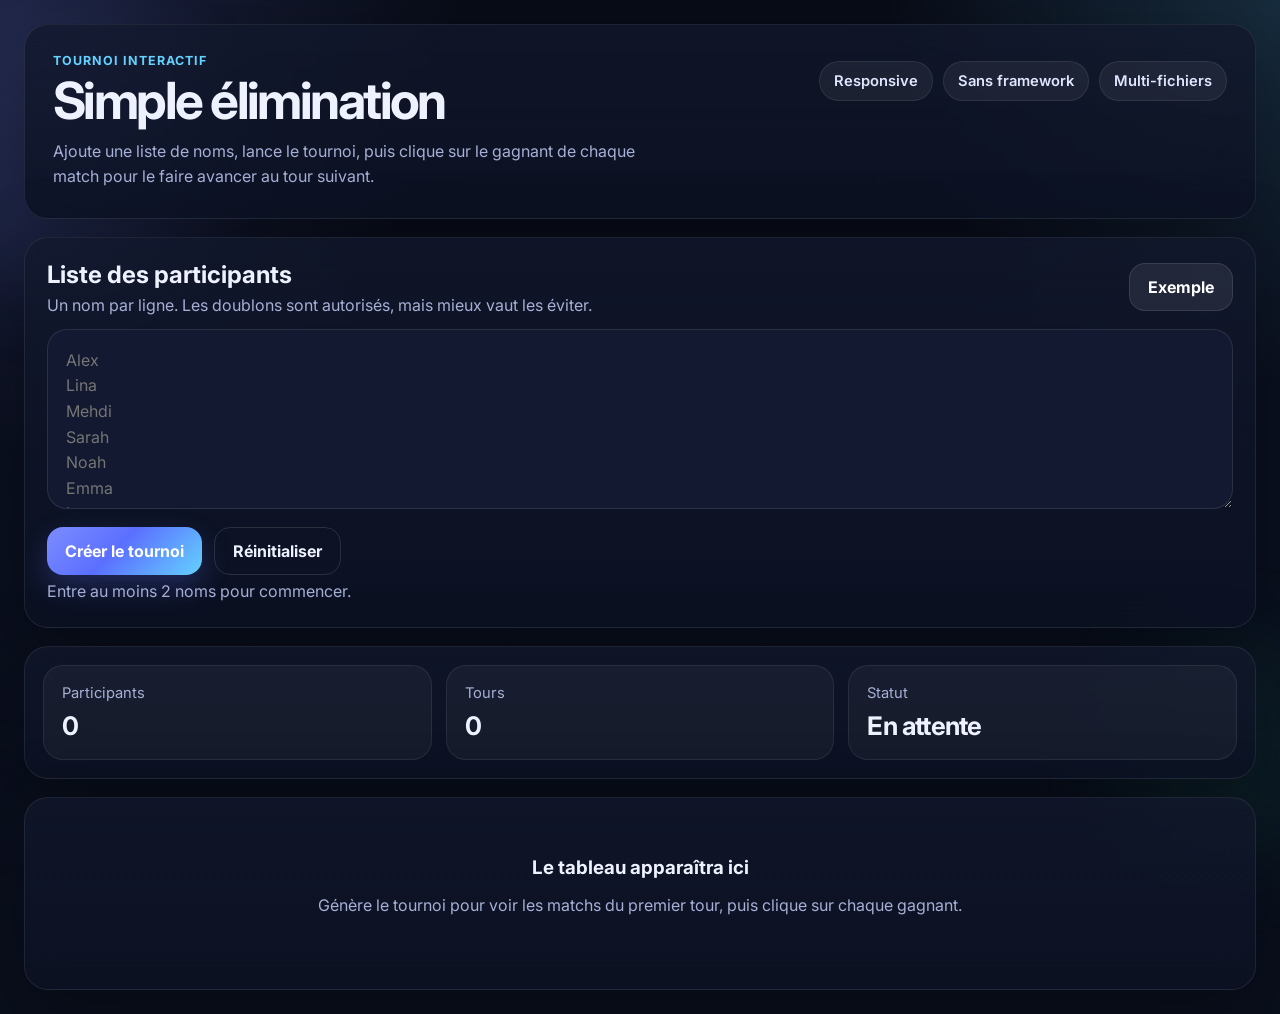
<file: index.html>
<!DOCTYPE html>
<html lang="fr">
<head>
  <meta charset="UTF-8" />
  <meta name="viewport" content="width=device-width, initial-scale=1.0" />
  <title>Tournoi - Simple Élimination</title>
  <link rel="preconnect" href="https://fonts.googleapis.com">
  <link rel="preconnect" href="https://fonts.gstatic.com" crossorigin>
  <link href="https://fonts.googleapis.com/css2?family=Inter:wght@400;500;600;700;800&display=swap" rel="stylesheet">
  <link rel="stylesheet" href="styles.css" />
</head>
<body>
  <div class="bg-glow bg-glow-1"></div>
  <div class="bg-glow bg-glow-2"></div>

  <main class="app-shell">
    <section class="hero card">
      <div>
        <p class="eyebrow">Tournoi interactif</p>
        <h1>Simple élimination</h1>
        <p class="subtitle">
          Ajoute une liste de noms, lance le tournoi, puis clique sur le gagnant de chaque match pour le faire avancer au tour suivant.
        </p>
      </div>
      <div class="hero-badges">
        <span class="badge">Responsive</span>
        <span class="badge">Sans framework</span>
        <span class="badge">Multi-fichiers</span>
      </div>
    </section>

    <section class="controls card">
      <div class="controls-head">
        <div>
          <h2>Liste des participants</h2>
          <p>Un nom par ligne. Les doublons sont autorisés, mais mieux vaut les éviter.</p>
        </div>
        <button id="exampleBtn" class="btn btn-secondary" type="button">Exemple</button>
      </div>

      <textarea id="namesInput" spellcheck="false" placeholder="Alex&#10;Lina&#10;Mehdi&#10;Sarah&#10;Noah&#10;Emma&#10;Lucas&#10;Inès"></textarea>

      <div class="controls-actions">
        <button id="generateBtn" class="btn btn-primary" type="button">Créer le tournoi</button>
        <button id="resetBtn" class="btn btn-ghost" type="button">Réinitialiser</button>
      </div>

      <p id="message" class="message">Entre au moins 2 noms pour commencer.</p>
    </section>

    <section class="summary card">
      <div class="summary-item">
        <span class="summary-label">Participants</span>
        <strong id="participantsCount">0</strong>
      </div>
      <div class="summary-item">
        <span class="summary-label">Tours</span>
        <strong id="roundsCount">0</strong>
      </div>
      <div class="summary-item">
        <span class="summary-label">Statut</span>
        <strong id="statusText">En attente</strong>
      </div>
    </section>

    <section id="bracketWrap" class="bracket-wrap card">
      <div class="empty-state">
        <h3>Le tableau apparaîtra ici</h3>
        <p>Génère le tournoi pour voir les matchs du premier tour, puis clique sur chaque gagnant.</p>
      </div>
    </section>
  </main>

  <script src="app.js"></script>
</body>
</html>
</file>
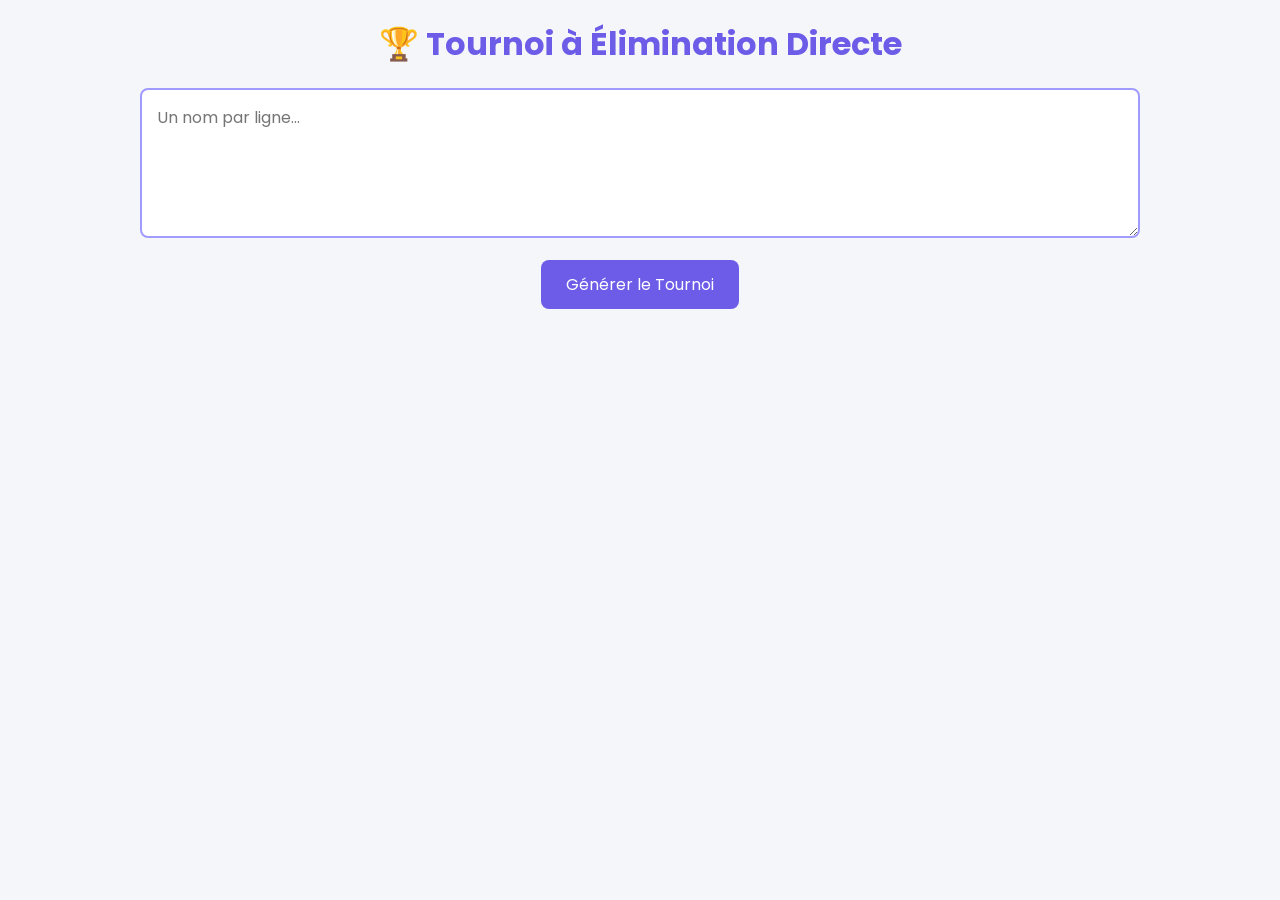
<file: Mistral/index.html>
<!DOCTYPE html>
<html lang="fr">
<head>
    <meta charset="UTF-8">
    <meta name="viewport" content="width=device-width, initial-scale=1.0">
    <title>Tournoi à Élimination Directe</title>
    <link rel="stylesheet" href="style.css">
    <link href="https://fonts.googleapis.com/css2?family=Poppins:wght@300;400;600&display=swap" rel="stylesheet">
</head>
<body>
    <div class="container">
        <h1>🏆 Tournoi à Élimination Directe</h1>

        <div class="input-section">
            <textarea id="player-input" placeholder="Un nom par ligne..."></textarea>
            <button id="generate-btn">Générer le Tournoi</button>
        </div>

        <div id="tournament-bracket" class="bracket-container"></div>
    </div>

    <script src="script.js"></script>
</body>
</html>
</file>
<file: styles.css>
* {
  box-sizing: border-box;
}

:root {
  --bg: #0b1020;
  --panel: rgba(18, 24, 44, 0.78);
  --panel-strong: rgba(20, 27, 50, 0.92);
  --stroke: rgba(255, 255, 255, 0.08);
  --text: #eef2ff;
  --muted: #a6b0d6;
  --primary: #7c8cff;
  --primary-2: #64d2ff;
  --success: #29d391;
  --danger: #ff6b8b;
  --shadow: 0 24px 80px rgba(0, 0, 0, 0.35);
  --radius: 24px;
}

html, body {
  margin: 0;
  min-height: 100%;
  font-family: "Inter", system-ui, -apple-system, BlinkMacSystemFont, "Segoe UI", sans-serif;
  background:
    radial-gradient(circle at top left, rgba(124, 140, 255, 0.18), transparent 28%),
    radial-gradient(circle at top right, rgba(100, 210, 255, 0.16), transparent 24%),
    linear-gradient(180deg, #080c18 0%, #0b1020 42%, #0a0f1d 100%);
  color: var(--text);
}

body {
  padding: 24px;
}

.bg-glow {
  position: fixed;
  inset: auto;
  border-radius: 999px;
  filter: blur(50px);
  opacity: 0.45;
  pointer-events: none;
  z-index: 0;
}

.bg-glow-1 {
  width: 280px;
  height: 280px;
  background: rgba(124, 140, 255, 0.28);
  top: 10px;
  left: -80px;
}

.bg-glow-2 {
  width: 240px;
  height: 240px;
  background: rgba(41, 211, 145, 0.16);
  right: -70px;
  bottom: 30px;
}

.app-shell {
  position: relative;
  z-index: 1;
  max-width: 1320px;
  margin: 0 auto;
  display: grid;
  gap: 18px;
}

.card {
  background: linear-gradient(180deg, var(--panel) 0%, rgba(12, 18, 35, 0.88) 100%);
  border: 1px solid var(--stroke);
  border-radius: var(--radius);
  box-shadow: var(--shadow);
  backdrop-filter: blur(18px);
}

.hero {
  display: flex;
  align-items: flex-start;
  justify-content: space-between;
  gap: 18px;
  padding: 28px;
}

.eyebrow {
  margin: 0 0 8px;
  color: var(--primary-2);
  font-weight: 700;
  letter-spacing: 0.08em;
  text-transform: uppercase;
  font-size: 0.78rem;
}

h1 {
  margin: 0;
  font-size: clamp(2rem, 4vw, 3.8rem);
  line-height: 0.95;
  letter-spacing: -0.05em;
}

.subtitle {
  margin: 14px 0 0;
  color: var(--muted);
  max-width: 60ch;
  line-height: 1.6;
}

.hero-badges {
  display: flex;
  flex-wrap: wrap;
  justify-content: flex-end;
  gap: 10px;
  padding-top: 8px;
}

.badge {
  padding: 10px 14px;
  border-radius: 999px;
  background: rgba(255, 255, 255, 0.06);
  border: 1px solid rgba(255, 255, 255, 0.08);
  color: #dfe6ff;
  font-weight: 600;
  font-size: 0.92rem;
}

.controls {
  padding: 22px;
}

.controls-head {
  display: flex;
  align-items: center;
  justify-content: space-between;
  gap: 16px;
  margin-bottom: 14px;
}

.controls h2,
.summary-label,
.bracket-title {
  margin: 0;
}

.controls p {
  margin: 6px 0 0;
  color: var(--muted);
}

textarea {
  width: 100%;
  min-height: 180px;
  resize: vertical;
  border-radius: 20px;
  border: 1px solid rgba(255, 255, 255, 0.1);
  background: var(--panel-strong);
  color: var(--text);
  padding: 18px;
  font: inherit;
  line-height: 1.6;
  outline: none;
  transition: border-color 0.2s ease, transform 0.2s ease;
}

textarea:focus {
  border-color: rgba(124, 140, 255, 0.65);
  transform: translateY(-1px);
}

.controls-actions {
  display: flex;
  flex-wrap: wrap;
  gap: 12px;
  margin-top: 14px;
}

.btn {
  border: 0;
  border-radius: 16px;
  padding: 13px 18px;
  font: inherit;
  font-weight: 700;
  cursor: pointer;
  transition: transform 0.15s ease, box-shadow 0.15s ease, opacity 0.15s ease;
}

.btn:hover {
  transform: translateY(-1px);
}

.btn:active {
  transform: translateY(0);
}

.btn-primary {
  color: white;
  background: linear-gradient(135deg, var(--primary) 0%, #5b6fff 45%, var(--primary-2) 100%);
  box-shadow: 0 12px 28px rgba(92, 112, 255, 0.25);
}

.btn-secondary {
  color: white;
  background: rgba(255, 255, 255, 0.08);
  border: 1px solid rgba(255, 255, 255, 0.1);
}

.btn-ghost {
  color: var(--text);
  background: transparent;
  border: 1px solid rgba(255, 255, 255, 0.12);
}

.message {
  margin: 14px 0 0;
  color: var(--muted);
  min-height: 1.5em;
}

.summary {
  display: grid;
  grid-template-columns: repeat(3, 1fr);
  gap: 14px;
  padding: 18px;
}

.summary-item {
  padding: 18px;
  border-radius: 20px;
  background: rgba(255, 255, 255, 0.04);
  border: 1px solid rgba(255, 255, 255, 0.08);
}

.summary-label {
  display: block;
  color: var(--muted);
  font-size: 0.92rem;
  margin-bottom: 8px;
}

.summary-item strong {
  font-size: 1.6rem;
  letter-spacing: -0.03em;
}

.bracket-wrap {
  padding: 22px;
  overflow-x: auto;
}

.empty-state {
  padding: 36px 12px;
  text-align: center;
  color: var(--muted);
}

.empty-state h3 {
  margin: 0 0 8px;
  color: var(--text);
}

.bracket {
  display: grid;
  gap: 16px;
  min-width: max-content;
}

.rounds {
  display: grid;
  grid-auto-flow: column;
  align-items: start;
  gap: 18px;
}

.round {
  min-width: 260px;
}

.round-title {
  display: flex;
  align-items: center;
  justify-content: space-between;
  gap: 12px;
  margin-bottom: 12px;
}

.round-title h3 {
  margin: 0;
  font-size: 1rem;
}

.round-title span {
  color: var(--muted);
  font-size: 0.92rem;
}

.matches {
  display: grid;
  gap: 14px;
}

.match {
  position: relative;
  border-radius: 22px;
  background: rgba(255, 255, 255, 0.045);
  border: 1px solid rgba(255, 255, 255, 0.08);
  padding: 12px;
}

.match.locked {
  opacity: 0.65;
}

.match.winner-ready {
  border-color: rgba(41, 211, 145, 0.3);
}

.match-header {
  display: flex;
  justify-content: space-between;
  align-items: center;
  margin-bottom: 10px;
  color: var(--muted);
  font-size: 0.88rem;
}

.vs {
  font-weight: 800;
  letter-spacing: 0.08em;
}

.match-players {
  display: grid;
  gap: 10px;
}

.player {
  width: 100%;
  border: 0;
  border-radius: 16px;
  padding: 14px 14px;
  text-align: left;
  background: rgba(255, 255, 255, 0.05);
  color: var(--text);
  cursor: pointer;
  font: inherit;
  font-weight: 700;
  transition: transform 0.15s ease, background 0.15s ease, outline 0.15s ease, opacity 0.15s ease;
}

.player:hover:not(:disabled) {
  transform: translateY(-1px);
  background: rgba(255, 255, 255, 0.09);
}

.player:disabled {
  cursor: not-allowed;
  opacity: 0.5;
}

.player.winner {
  background: rgba(41, 211, 145, 0.18);
  outline: 1px solid rgba(41, 211, 145, 0.35);
}

.player.loser {
  opacity: 0.42;
}

.player.bye {
  border-style: dashed;
  color: rgba(238, 242, 255, 0.74);
}

.connector {
  position: absolute;
  inset: auto 12px 12px auto;
  font-size: 0.75rem;
  color: var(--muted);
}

.final-champion {
  margin-top: 14px;
  padding: 20px;
  border-radius: 22px;
  border: 1px solid rgba(41, 211, 145, 0.25);
  background: linear-gradient(135deg, rgba(41, 211, 145, 0.18), rgba(124, 140, 255, 0.16));
  text-align: center;
}

.final-champion h3 {
  margin: 0 0 8px;
}

.final-champion p {
  margin: 0;
  color: var(--muted);
}

@media (max-width: 900px) {
  body {
    padding: 16px;
  }

  .hero {
    flex-direction: column;
  }

  .hero-badges {
    justify-content: flex-start;
  }

  .summary {
    grid-template-columns: 1fr;
  }

  .controls-head {
    flex-direction: column;
    align-items: flex-start;
  }

  .round {
    min-width: 240px;
  }

  .rounds {
    gap: 14px;
  }
}

@media (max-width: 640px) {
  .card {
    border-radius: 20px;
  }

  .hero,
  .controls,
  .summary,
  .bracket-wrap {
    padding: 16px;
  }

  h1 {
    font-size: 2.15rem;
  }

  .round {
    min-width: 86vw;
  }

  .player {
    padding: 13px 12px;
  }
}
</file>
<file: Mistral/style.css>
:root {
    --primary: #6c5ce7;
    --secondary: #a29bfe;
    --dark: #2d3436;
    --light: #f5f6fa;
    --success: #00b894;
}

* {
    margin: 0;
    padding: 0;
    box-sizing: border-box;
    font-family: 'Poppins', sans-serif;
}

body {
    background-color: var(--light);
    color: var(--dark);
    padding: 20px;
}

.container {
    max-width: 1000px;
    margin: 0 auto;
    text-align: center;
}

h1 {
    margin-bottom: 20px;
    color: var(--primary);
}

.input-section {
    margin-bottom: 30px;
}

#player-input {
    width: 100%;
    min-height: 150px;
    padding: 15px;
    border: 2px solid var(--secondary);
    border-radius: 8px;
    resize: vertical;
    font-size: 16px;
    margin-bottom: 15px;
}

#generate-btn {
    background-color: var(--primary);
    color: white;
    border: none;
    padding: 12px 25px;
    font-size: 16px;
    border-radius: 8px;
    cursor: pointer;
    transition: all 0.3s;
}

#generate-btn:hover {
    background-color: #5649c0;
}

.bracket-container {
    display: flex;
    flex-direction: column;
    gap: 20px;
}

.round {
    display: flex;
    justify-content: center;
    gap: 20px;
    margin-bottom: 20px;
}

.match {
    background-color: white;
    border-radius: 8px;
    box-shadow: 0 4px 6px rgba(0, 0, 0, 0.1);
    padding: 15px;
    min-width: 120px;
    cursor: pointer;
    transition: all 0.3s;
}

.match:hover {
    transform: scale(1.05);
}

.match.winner {
    background-color: var(--success);
    color: white;
}

.match-name {
    font-weight: 600;
    margin-bottom: 5px;
}

@media (max-width: 768px) {
    .round {
        flex-direction: column;
        align-items: center;
    }
}
</file>
